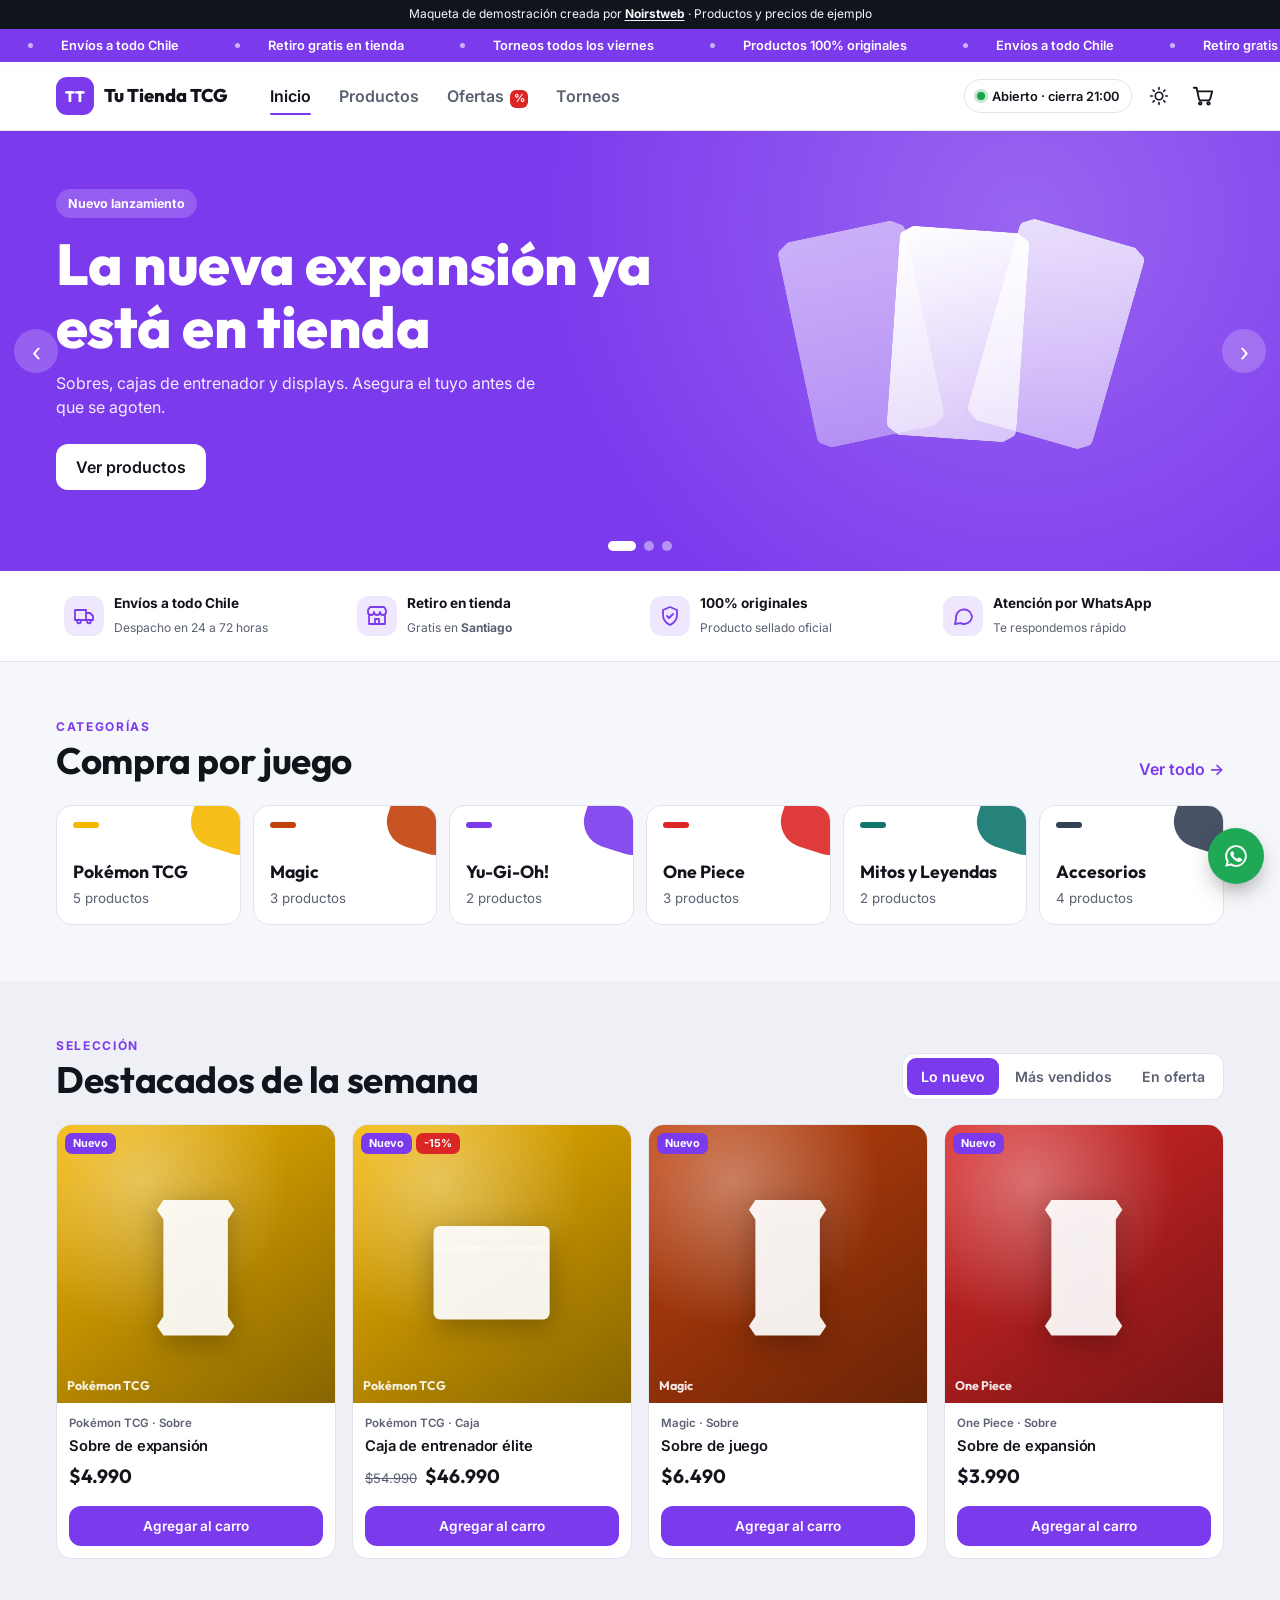
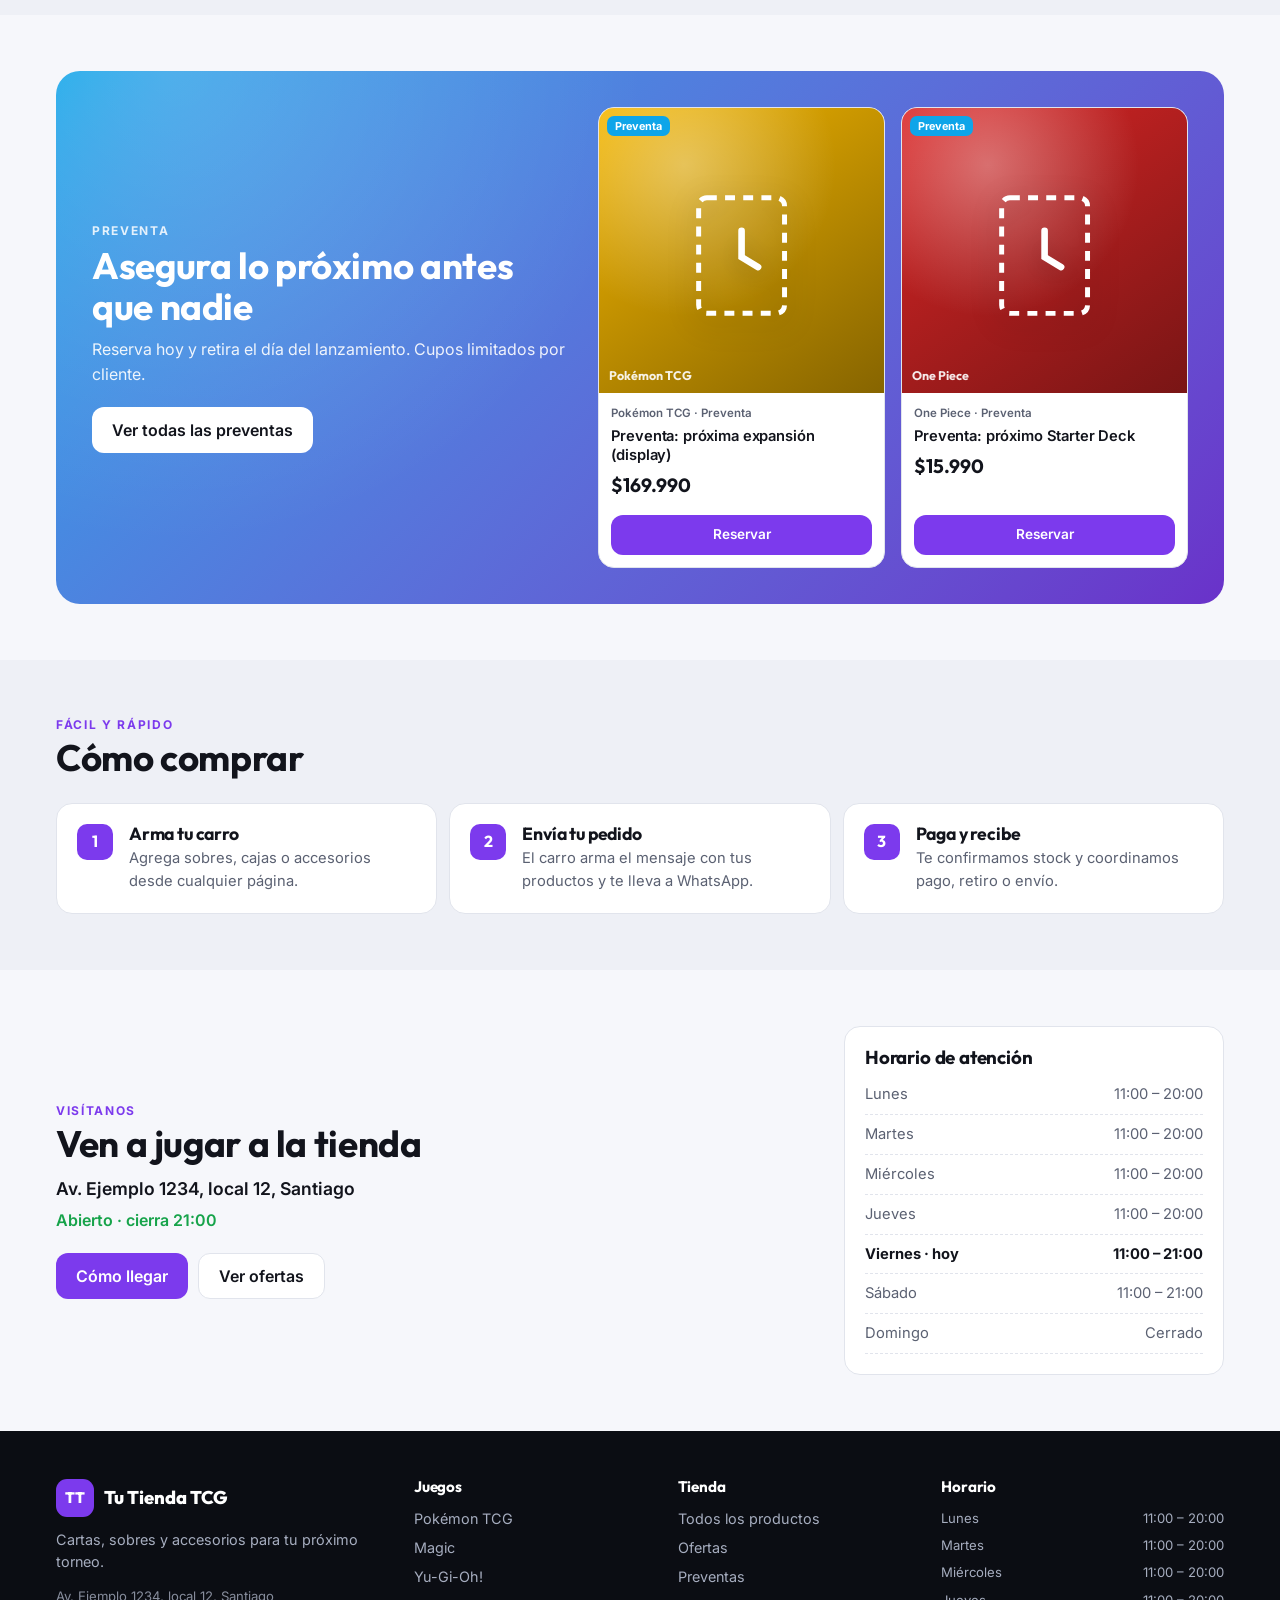
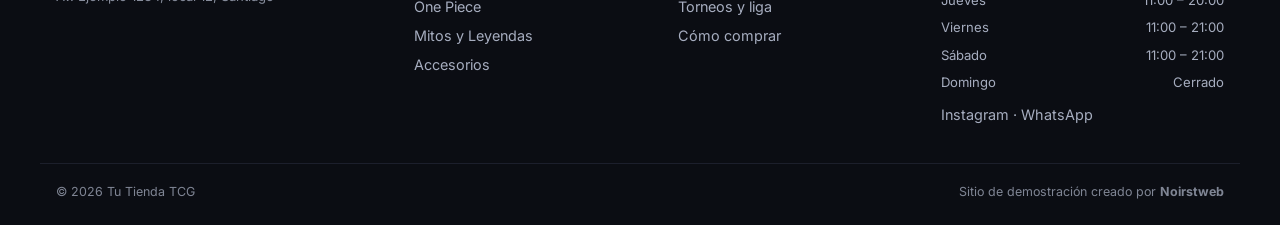
<file: index.html>
<!DOCTYPE html>
<html lang="es-CL">
<head>
  <meta charset="UTF-8">
  <meta name="viewport" content="width=device-width, initial-scale=1.0">
  <meta name="robots" content="noindex, nofollow">
  <title>Tu Tienda TCG · Cartas, sobres y accesorios</title>
  <meta name="description" content="Tienda de cartas coleccionables: Pokémon, Magic, Yu-Gi-Oh!, One Piece y Mitos y Leyendas. Ofertas, preventas y retiro en tienda.">
  <meta property="og:type" content="website">
  <meta property="og:title" content="Tienda TCG · Demo Noirstweb">
  <meta property="og:description" content="Maqueta de tienda online para cartas coleccionables: carro, ofertas, preventas y pedidos por WhatsApp.">
  <meta property="og:image" content="https://noirstweb.github.io/Tienda-TCG-Demo/og-image.png">
  <meta property="og:url" content="https://noirstweb.github.io/Tienda-TCG-Demo/">
  <meta name="twitter:card" content="summary_large_image">
  <link rel="icon" href="favicon.svg" type="image/svg+xml">
  <script>
    // Tema guardado (o el del sistema) antes de pintar, para evitar parpadeo
    (function () {
      var t = null;
      try { t = localStorage.getItem("tcg_tema"); } catch (e) {}
      if (!t) t = matchMedia("(prefers-color-scheme: dark)").matches ? "dark" : "light";
      document.documentElement.dataset.theme = t;
    })();
  </script>
  <link rel="preconnect" href="https://fonts.googleapis.com">
  <link rel="preconnect" href="https://fonts.gstatic.com" crossorigin>
  <link href="https://fonts.googleapis.com/css2?family=Outfit:wght@500;600;700;800&family=Inter:wght@400;500;600;700&display=swap" rel="stylesheet">
  <link rel="stylesheet" href="css/styles.css">
</head>
<body data-page="inicio">
  <div id="encabezado"></div>

  <main>
    <!-- Banner principal (se edita en js/config.js → BANNERS) -->
    <section class="promo" aria-roledescription="carrusel" aria-label="Promociones">
      <div class="promo__track" id="promoTrack"></div>
      <button class="promo__arrow promo__arrow--prev" id="promoPrev" aria-label="Anterior">‹</button>
      <button class="promo__arrow promo__arrow--next" id="promoNext" aria-label="Siguiente">›</button>
      <div class="promo__dots" id="promoDots"></div>
    </section>

    <!-- Beneficios -->
    <section class="perks">
      <div class="container perks__grid">
        <div class="perk"><span class="perk__ic"><svg viewBox="0 0 24 24" width="24" height="24" fill="none" stroke="currentColor" stroke-width="1.8" stroke-linecap="round" stroke-linejoin="round" aria-hidden="true"><path d="M3 6h11v10H3zM14 9h4l3 3v4h-7"/><circle cx="7" cy="17.5" r="1.8"/><circle cx="17" cy="17.5" r="1.8"/></svg></span><div><strong>Envíos a todo Chile</strong><small>Despacho en 24 a 72 horas</small></div></div>
        <div class="perk"><span class="perk__ic"><svg viewBox="0 0 24 24" width="24" height="24" fill="none" stroke="currentColor" stroke-width="1.8" stroke-linecap="round" stroke-linejoin="round" aria-hidden="true"><path d="M4 10v10h16V10M3 6l2-3h14l2 3v2a3 3 0 0 1-6 0 3 3 0 0 1-6 0 3 3 0 0 1-6 0z"/><path d="M10 20v-5h4v5"/></svg></span><div><strong>Retiro en tienda</strong><small>Gratis en <b id="heroCiudad"></b></small></div></div>
        <div class="perk"><span class="perk__ic"><svg viewBox="0 0 24 24" width="24" height="24" fill="none" stroke="currentColor" stroke-width="1.8" stroke-linecap="round" stroke-linejoin="round" aria-hidden="true"><path d="M12 3l7 3v5c0 4.5-3 8-7 10-4-2-7-5.5-7-10V6z"/><path d="M9 12l2 2 4-4"/></svg></span><div><strong>100% originales</strong><small>Producto sellado oficial</small></div></div>
        <div class="perk"><span class="perk__ic"><svg viewBox="0 0 24 24" width="24" height="24" fill="none" stroke="currentColor" stroke-width="1.8" stroke-linecap="round" stroke-linejoin="round" aria-hidden="true"><path d="M21 12a8 8 0 0 1-11.6 7.1L4 20l1-4.6A8 8 0 1 1 21 12z"/></svg></span><div><strong>Atención por WhatsApp</strong><small>Te respondemos rápido</small></div></div>
      </div>
    </section>

    <!-- Categorías -->
    <section class="section">
      <div class="container">
        <div class="section__head"><div><p class="eyebrow">Categorías</p><h2>Compra por juego</h2></div><a class="link" href="productos.html">Ver todo →</a></div>
        <div class="cats" id="cats"></div>
      </div>
    </section>

    <!-- Destacados -->
    <section class="section section--soft">
      <div class="container">
        <div class="section__head">
          <div><p class="eyebrow">Selección</p><h2>Destacados de la semana</h2></div>
          <div class="tabs" id="featTabs" role="tablist">
            <button role="tab" data-tab="nuevo">Lo nuevo</button>
            <button role="tab" data-tab="destacado">Más vendidos</button>
            <button role="tab" data-tab="oferta">En oferta</button>
          </div>
        </div>
        <div class="grid" id="featGrid"></div>
      </div>
    </section>

    <!-- Preventas -->
    <section class="section">
      <div class="container">
        <div class="pre">
          <div class="pre__copy">
            <p class="eyebrow eyebrow--light">Preventa</p>
            <h2>Asegura lo próximo antes que nadie</h2>
            <p>Reserva hoy y retira el día del lanzamiento. Cupos limitados por cliente.</p>
            <a class="btn btn--light" href="productos.html?tipo=Preventa">Ver todas las preventas</a>
          </div>
          <div class="grid grid--2" id="preGrid"></div>
        </div>
      </div>
    </section>

    <!-- Cómo comprar -->
    <section class="section section--soft" id="como-comprar">
      <div class="container">
        <div class="section__head"><div><p class="eyebrow">Fácil y rápido</p><h2>Cómo comprar</h2></div></div>
        <div class="steps">
          <div class="step"><b>1</b><h3>Arma tu carro</h3><p>Agrega sobres, cajas o accesorios desde cualquier página.</p></div>
          <div class="step"><b>2</b><h3>Envía tu pedido</h3><p>El carro arma el mensaje con tus productos y te lleva a WhatsApp.</p></div>
          <div class="step"><b>3</b><h3>Paga y recibe</h3><p>Te confirmamos stock y coordinamos pago, retiro o envío.</p></div>
        </div>
      </div>
    </section>

    <!-- Visítanos -->
    <section class="section" id="visitanos">
      <div class="container visit">
        <div>
          <p class="eyebrow">Visítanos</p>
          <h2>Ven a jugar a la tienda</h2>
          <p class="visit__addr" id="direccion"></p>
          <p class="visit__state" id="estadoGrande"></p>
          <div class="visit__cta">
            <a class="btn btn--brand" id="mapaLink" target="_blank" rel="noopener">Cómo llegar</a>
            <a class="btn btn--ghost" href="ofertas.html">Ver ofertas</a>
          </div>
        </div>
        <div class="hours-card"><h3>Horario de atención</h3><ul id="horario"></ul></div>
      </div>
    </section>
  </main>

  <div id="pie"></div>
  <script src="js/config.js"></script>
  <script src="js/app.js"></script>
</body>
</html>
</file>
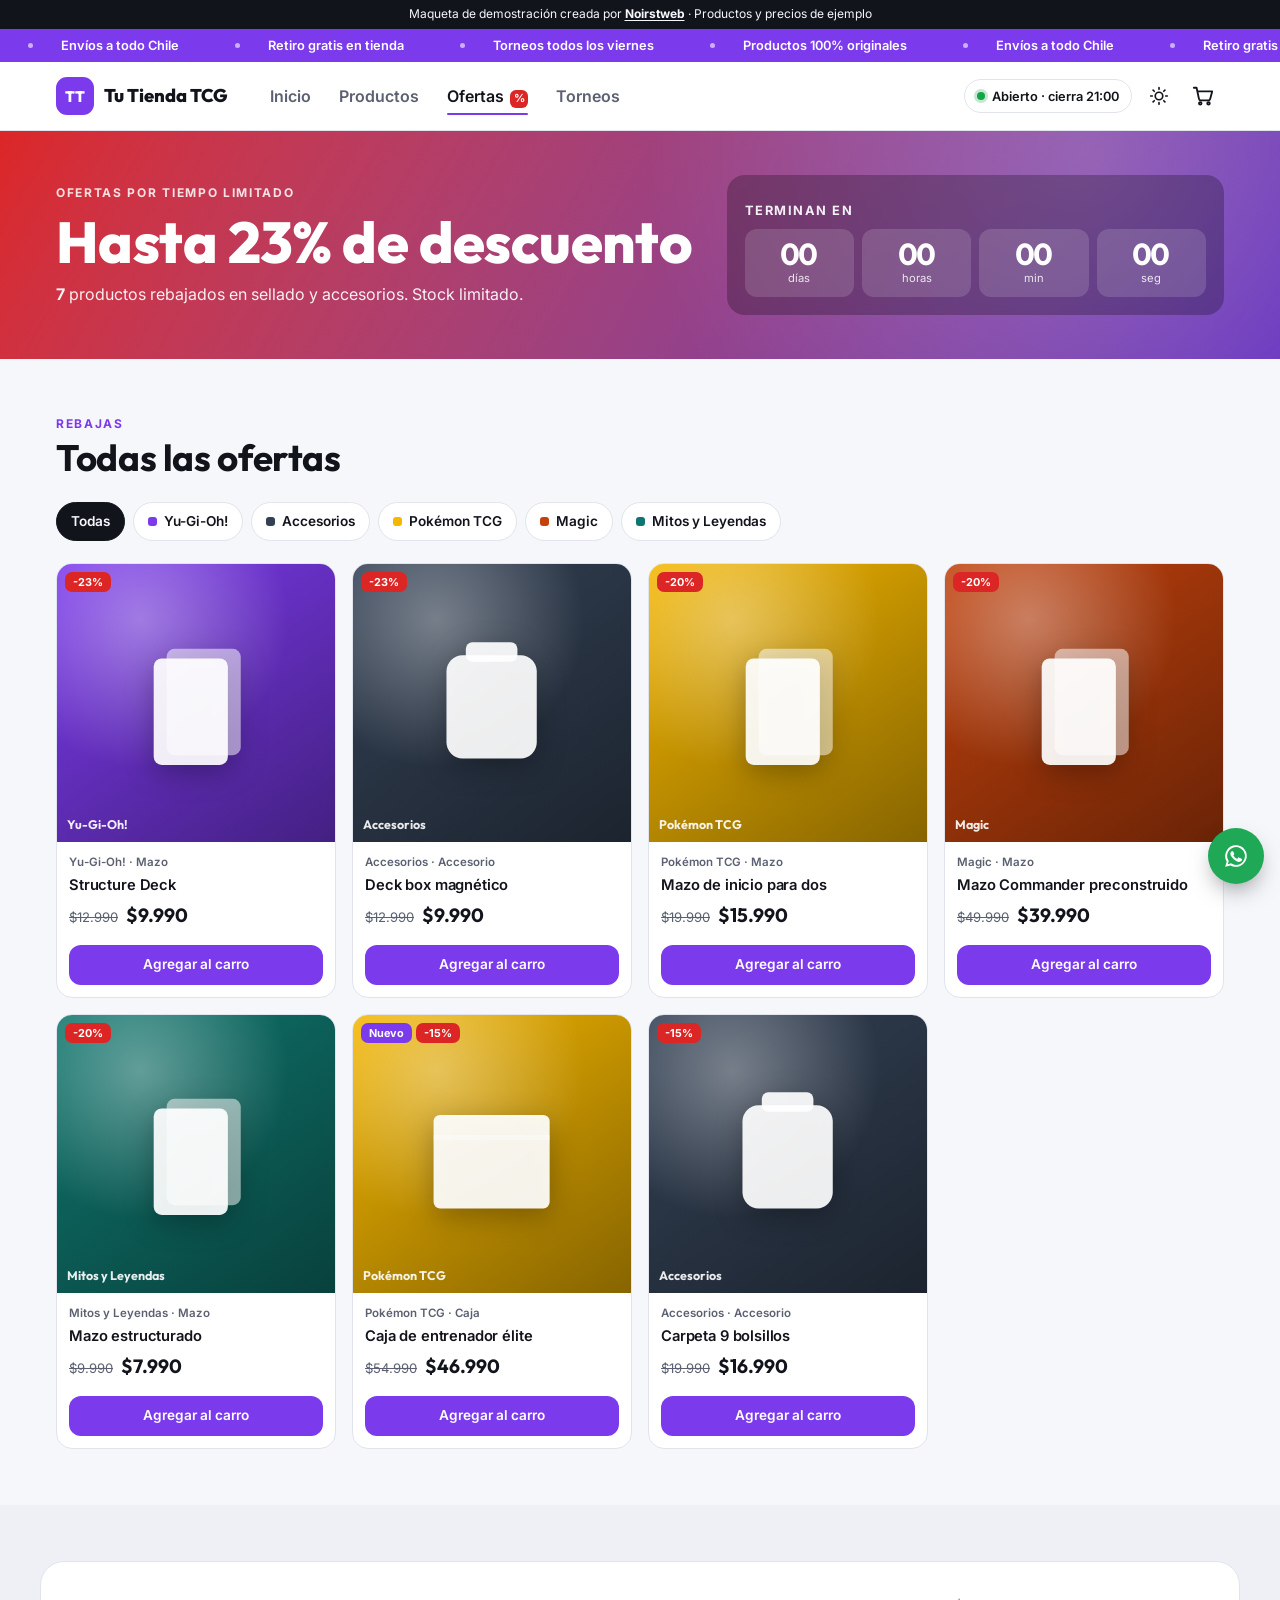
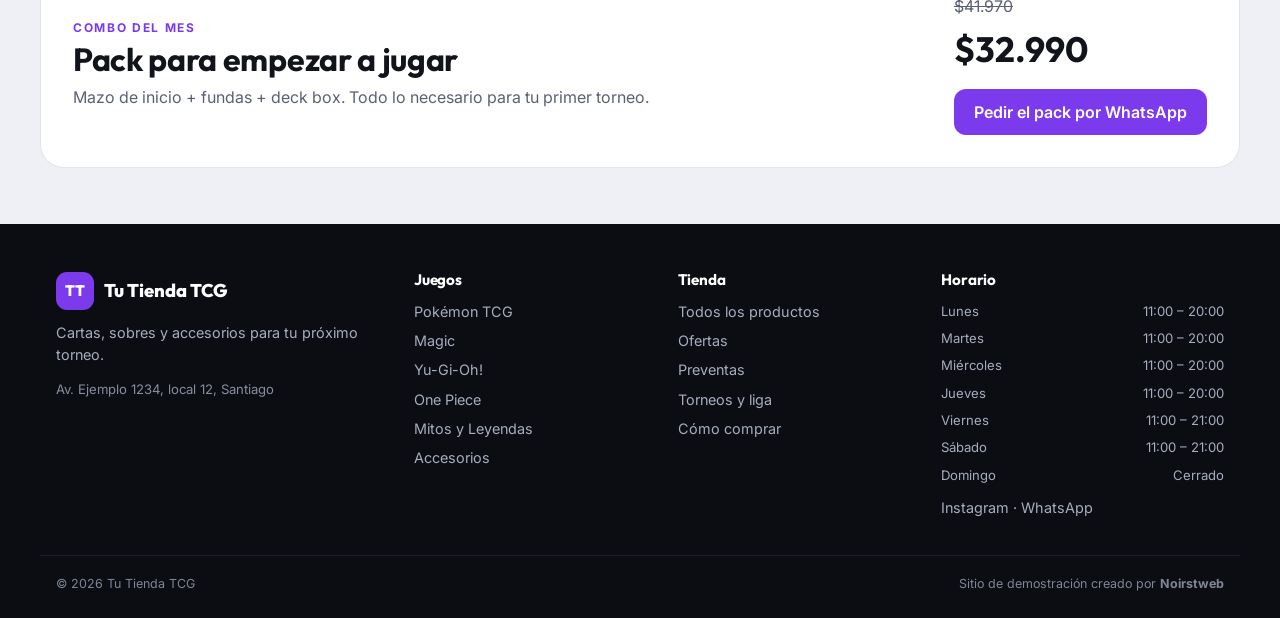
<file: ofertas.html>
<!DOCTYPE html>
<html lang="es-CL">
<head>
  <meta charset="UTF-8">
  <meta name="viewport" content="width=device-width, initial-scale=1.0">
  <meta name="robots" content="noindex, nofollow">
  <title>Ofertas · Tu Tienda TCG</title>
  <meta name="description" content="Ofertas en sobres, mazos, cajas y accesorios de cartas coleccionables por tiempo limitado.">
  <meta property="og:type" content="website">
  <meta property="og:title" content="Tienda TCG · Demo Noirstweb">
  <meta property="og:description" content="Maqueta de tienda online para cartas coleccionables: carro, ofertas, preventas y pedidos por WhatsApp.">
  <meta property="og:image" content="https://noirstweb.github.io/Tienda-TCG-Demo/og-image.png">
  <meta property="og:url" content="https://noirstweb.github.io/Tienda-TCG-Demo/">
  <meta name="twitter:card" content="summary_large_image">
  <link rel="icon" href="favicon.svg" type="image/svg+xml">
  <script>
    // Tema guardado (o el del sistema) antes de pintar, para evitar parpadeo
    (function () {
      var t = null;
      try { t = localStorage.getItem("tcg_tema"); } catch (e) {}
      if (!t) t = matchMedia("(prefers-color-scheme: dark)").matches ? "dark" : "light";
      document.documentElement.dataset.theme = t;
    })();
  </script>
  <link rel="preconnect" href="https://fonts.googleapis.com">
  <link rel="preconnect" href="https://fonts.gstatic.com" crossorigin>
  <link href="https://fonts.googleapis.com/css2?family=Outfit:wght@500;600;700;800&family=Inter:wght@400;500;600;700&display=swap" rel="stylesheet">
  <link rel="stylesheet" href="css/styles.css">
</head>
<body data-page="ofertas">
  <div id="encabezado"></div>

  <main>
    <section class="of-hero">
      <div class="container of-hero__inner">
        <div>
          <p class="eyebrow eyebrow--light">Ofertas por tiempo limitado</p>
          <h1>Hasta <span id="ofMax"></span> de descuento</h1>
          <p><b id="ofCount"></b> productos rebajados en sellado y accesorios. Stock limitado.</p>
        </div>
        <div class="countdown" aria-label="Tiempo restante de las ofertas"><p>Terminan en</p><div class="cd" id="cd"></div></div>
      </div>
    </section>

    <section class="section">
      <div class="container">
        <div class="section__head"><div><p class="eyebrow">Rebajas</p><h2>Todas las ofertas</h2></div></div>
        <div class="chips" id="ofTabs" role="group" aria-label="Filtrar ofertas por juego"></div>
        <div class="grid" id="ofGrid"></div>
      </div>
    </section>

    <section class="section section--soft">
      <div class="container bundle">
        <div>
          <p class="eyebrow">Combo del mes</p>
          <h2>Pack para empezar a jugar</h2>
          <p>Mazo de inicio + fundas + deck box. Todo lo necesario para tu primer torneo.</p>
        </div>
        <div class="bundle__price"><s>$41.970</s><strong>$32.990</strong><a class="btn btn--brand" id="packBtn" target="_blank" rel="noopener">Pedir el pack por WhatsApp</a></div>
      </div>
    </section>
  </main>

  <div id="pie"></div>
  <script src="js/config.js"></script>
  <script src="js/app.js"></script>
</body>
</html>
</file>
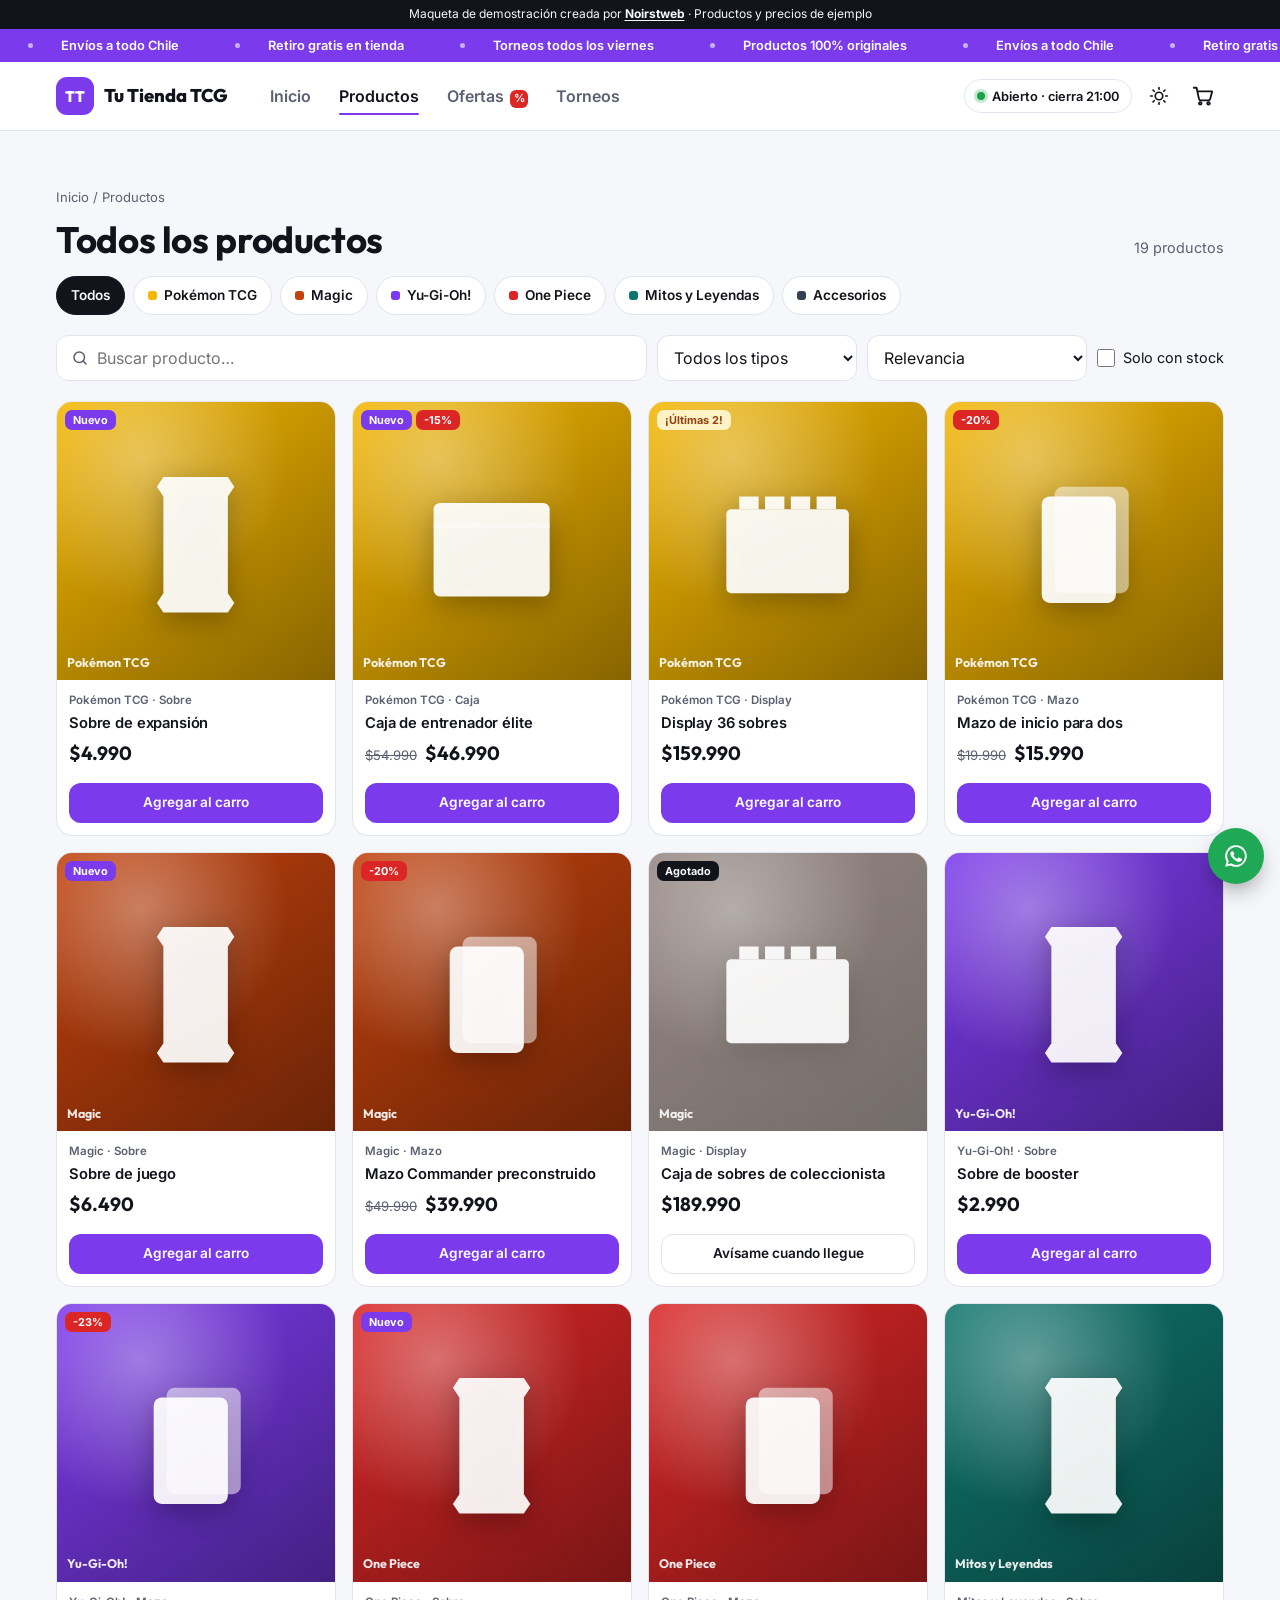
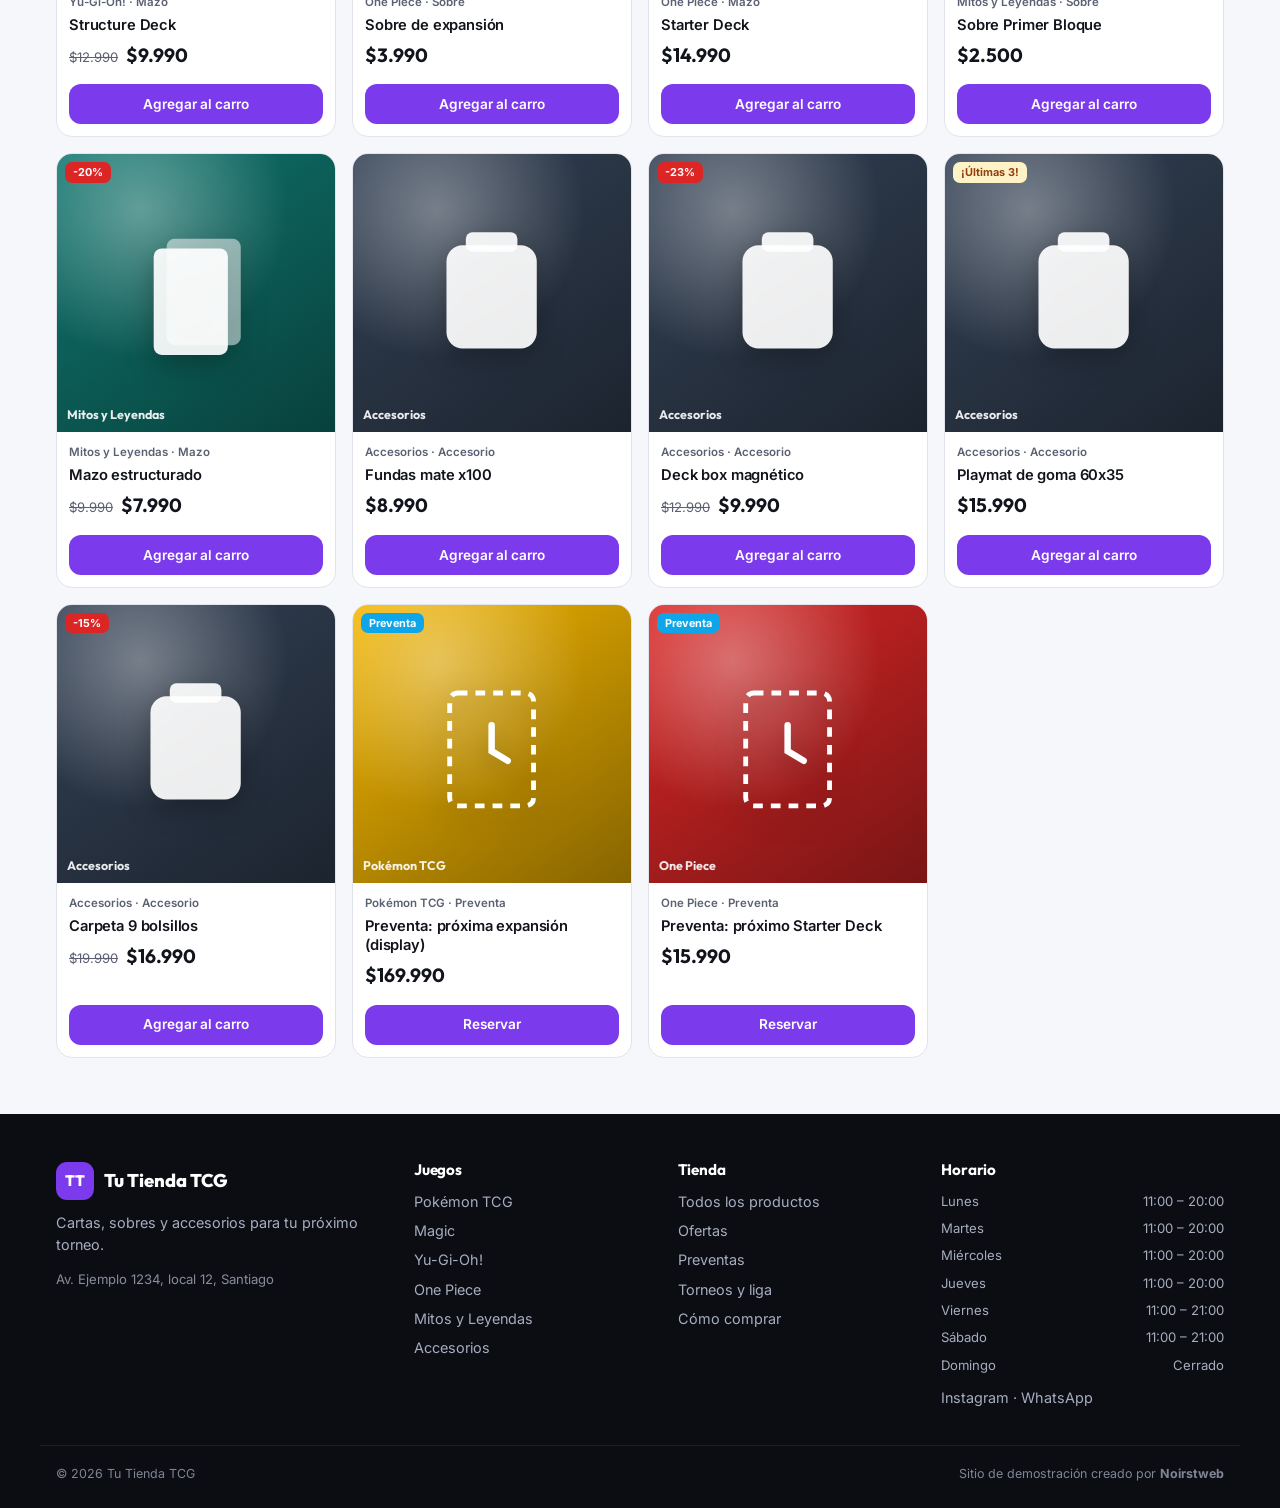
<file: productos.html>
<!DOCTYPE html>
<html lang="es-CL">
<head>
  <meta charset="UTF-8">
  <meta name="viewport" content="width=device-width, initial-scale=1.0">
  <meta name="robots" content="noindex, nofollow">
  <title>Productos · Tu Tienda TCG</title>
  <meta name="description" content="Catálogo de cartas coleccionables con filtros por juego, tipo y precio.">
  <meta property="og:type" content="website">
  <meta property="og:title" content="Tienda TCG · Demo Noirstweb">
  <meta property="og:description" content="Maqueta de tienda online para cartas coleccionables: carro, ofertas, preventas y pedidos por WhatsApp.">
  <meta property="og:image" content="https://noirstweb.github.io/Tienda-TCG-Demo/og-image.png">
  <meta property="og:url" content="https://noirstweb.github.io/Tienda-TCG-Demo/">
  <meta name="twitter:card" content="summary_large_image">
  <link rel="icon" href="favicon.svg" type="image/svg+xml">
  <script>
    // Tema guardado (o el del sistema) antes de pintar, para evitar parpadeo
    (function () {
      var t = null;
      try { t = localStorage.getItem("tcg_tema"); } catch (e) {}
      if (!t) t = matchMedia("(prefers-color-scheme: dark)").matches ? "dark" : "light";
      document.documentElement.dataset.theme = t;
    })();
  </script>
  <link rel="preconnect" href="https://fonts.googleapis.com">
  <link rel="preconnect" href="https://fonts.gstatic.com" crossorigin>
  <link href="https://fonts.googleapis.com/css2?family=Outfit:wght@500;600;700;800&family=Inter:wght@400;500;600;700&display=swap" rel="stylesheet">
  <link rel="stylesheet" href="css/styles.css">
</head>
<body data-page="productos">
  <div id="encabezado"></div>

  <main class="section">
    <div class="container">
      <nav class="crumbs" aria-label="Ruta"><a href="index.html">Inicio</a> / <span>Productos</span></nav>
      <div class="section__head section__head--tight"><h1 id="tituloLista">Todos los productos</h1><span class="muted" id="count"></span></div>

      <div class="filters">
        <div class="chips" id="fJuegos" role="group" aria-label="Filtrar por juego"></div>
        <div class="filters__row">
          <label class="search"><svg viewBox="0 0 24 24" width="18" height="18" fill="none" stroke="currentColor" stroke-width="2" stroke-linecap="round" aria-hidden="true"><circle cx="11" cy="11" r="7"/><path d="M20 20l-3.5-3.5"/></svg><input type="search" id="fTexto" placeholder="Buscar producto…" aria-label="Buscar producto"></label>
          <select id="fTipo" aria-label="Tipo de producto"></select>
          <select id="fOrden" aria-label="Ordenar">
            <option value="relevancia">Relevancia</option>
            <option value="nuevo">Lo más nuevo</option>
            <option value="menor">Precio: menor a mayor</option>
            <option value="mayor">Precio: mayor a menor</option>
            <option value="descuento">Mayor descuento</option>
          </select>
          <label class="check"><input type="checkbox" id="fStock"> Solo con stock</label>
        </div>
      </div>

      <div class="grid" id="grid"></div>
      <div class="empty" id="vacio" hidden><p>No encontramos productos con esos filtros.</p><button class="btn btn--ghost" id="limpiar">Limpiar filtros</button></div>
    </div>
  </main>

  <div id="pie"></div>
  <script src="js/config.js"></script>
  <script src="js/app.js"></script>
</body>
</html>
</file>
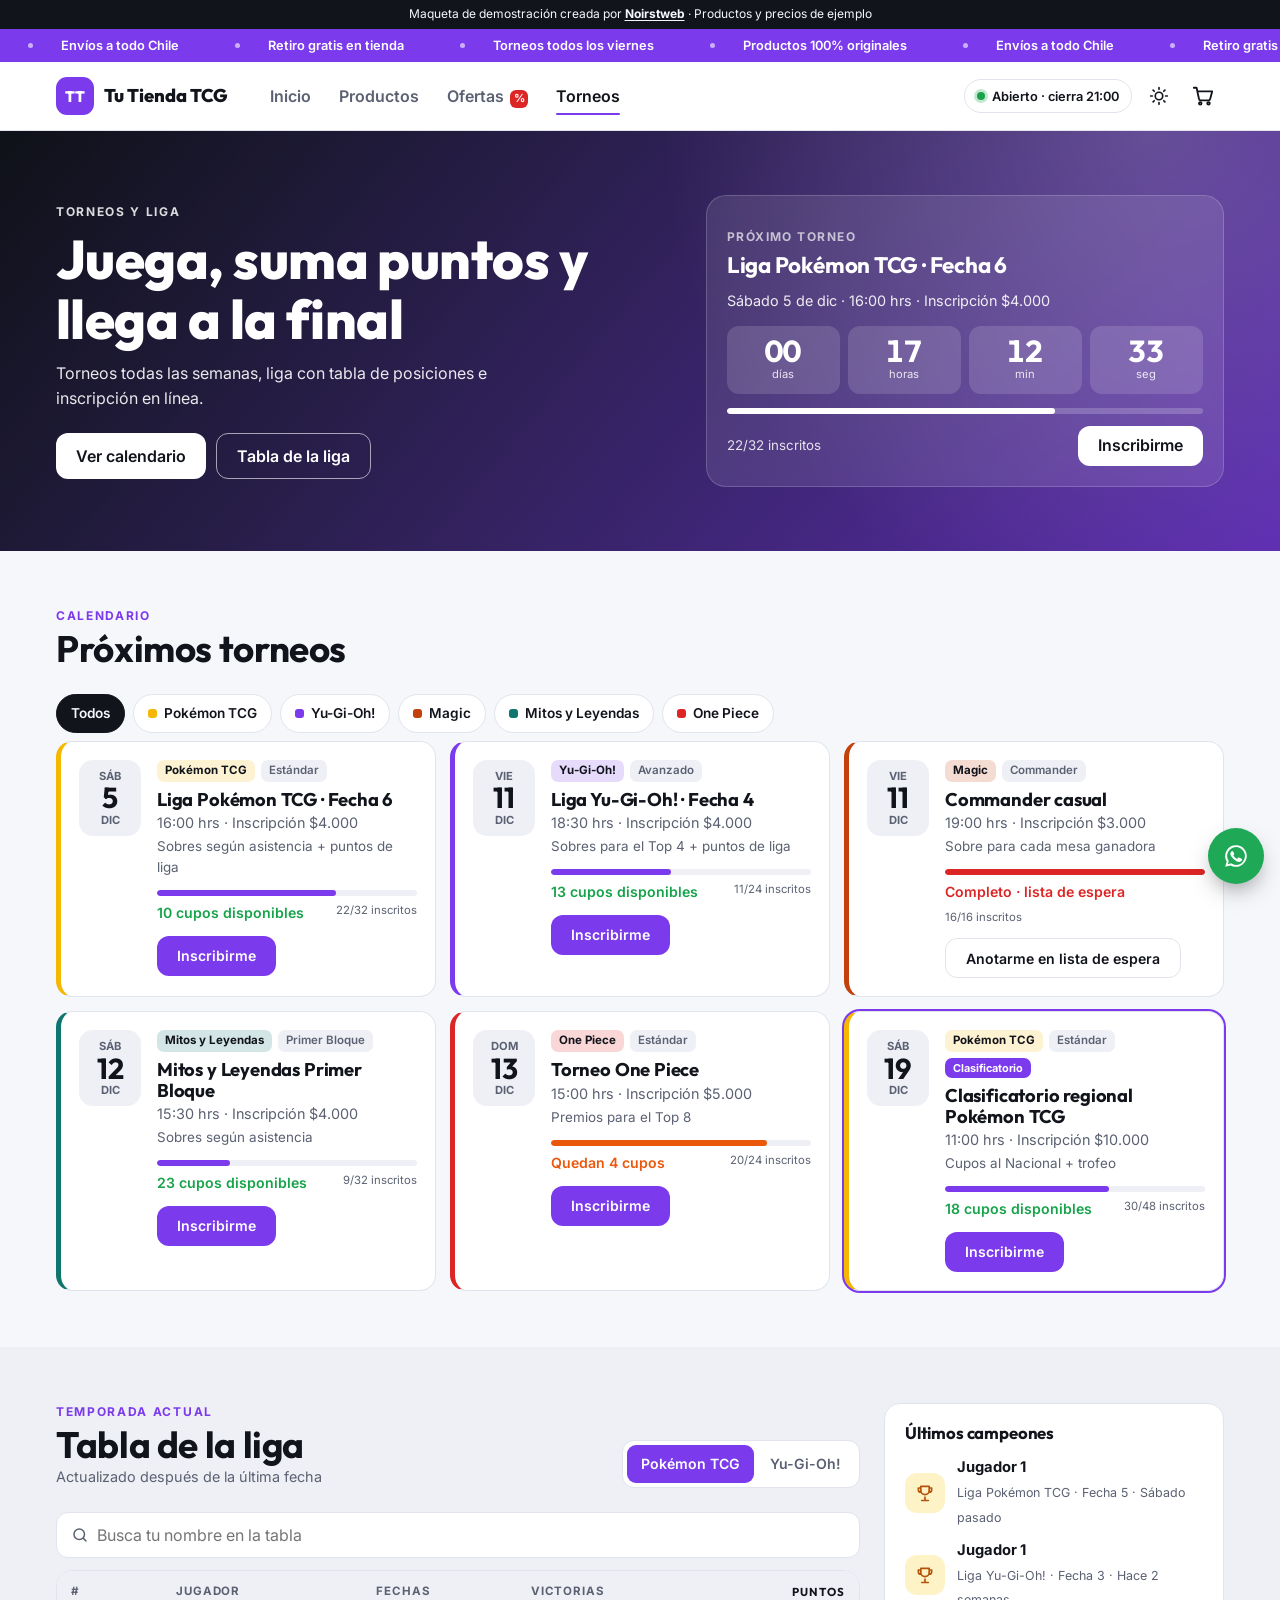
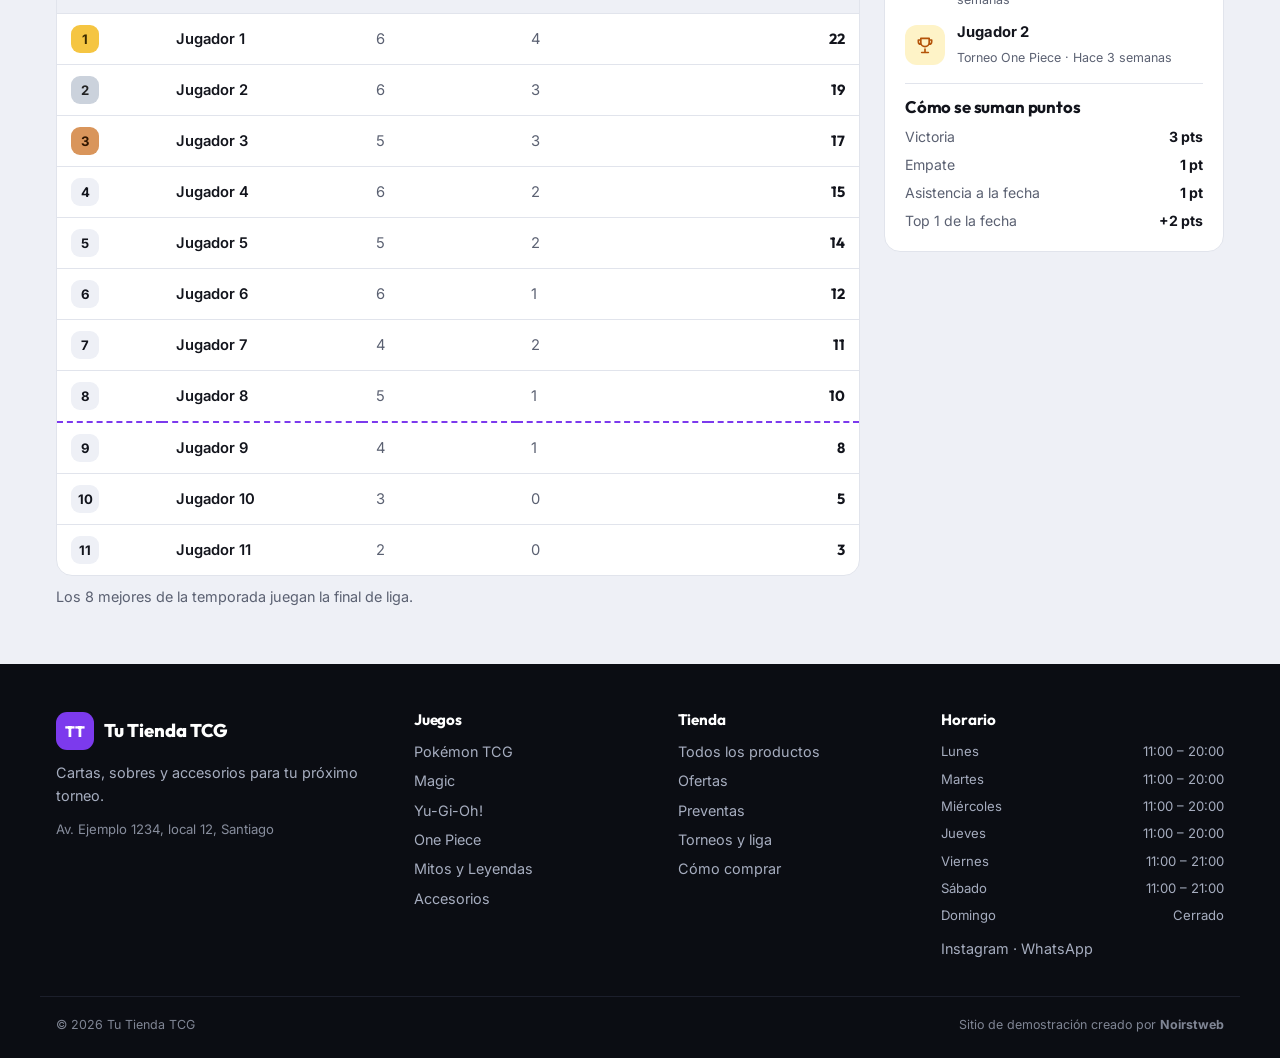
<file: torneos.html>
<!DOCTYPE html>
<html lang="es-CL">
<head>
  <meta charset="UTF-8">
  <meta name="viewport" content="width=device-width, initial-scale=1.0">
  <meta name="robots" content="noindex, nofollow">
  <title>Torneos · Tu Tienda TCG</title>
  <meta name="description" content="Calendario de torneos, inscripción en línea y tabla de posiciones de la liga de la tienda.">
  <meta property="og:type" content="website">
  <meta property="og:title" content="Tienda TCG · Demo Noirstweb">
  <meta property="og:description" content="Maqueta de tienda online para cartas coleccionables: carro, ofertas, preventas y pedidos por WhatsApp.">
  <meta property="og:image" content="https://noirstweb.github.io/Tienda-TCG-Demo/og-image.png">
  <meta property="og:url" content="https://noirstweb.github.io/Tienda-TCG-Demo/">
  <meta name="twitter:card" content="summary_large_image">
  <link rel="icon" href="favicon.svg" type="image/svg+xml">
  <script>
    // Tema guardado (o el del sistema) antes de pintar, para evitar parpadeo
    (function () {
      var t = null;
      try { t = localStorage.getItem("tcg_tema"); } catch (e) {}
      if (!t) t = matchMedia("(prefers-color-scheme: dark)").matches ? "dark" : "light";
      document.documentElement.dataset.theme = t;
    })();
  </script>
  <link rel="preconnect" href="https://fonts.googleapis.com">
  <link rel="preconnect" href="https://fonts.gstatic.com" crossorigin>
  <link href="https://fonts.googleapis.com/css2?family=Outfit:wght@500;600;700;800&family=Inter:wght@400;500;600;700&display=swap" rel="stylesheet">
  <link rel="stylesheet" href="css/styles.css">
</head>
<body data-page="torneos">
  <div id="encabezado"></div>

  <main>
    <!-- Próximo torneo -->
    <section class="tor-hero">
      <div class="container tor-hero__inner">
        <div>
          <p class="eyebrow eyebrow--light">Torneos y liga</p>
          <h1>Juega, suma puntos y llega a la final</h1>
          <p>Torneos todas las semanas, liga con tabla de posiciones e inscripción en línea.</p>
          <div class="tor-hero__cta"><a class="btn btn--light" href="#calendario">Ver calendario</a><a class="btn btn--outline-light" href="#liga">Tabla de la liga</a></div>
        </div>
        <div class="next">
          <p class="next__label">Próximo torneo</p>
          <h2 id="proxNombre"></h2>
          <p class="next__meta" id="proxMeta"></p>
          <div class="cd" id="proxCd" aria-label="Tiempo para el próximo torneo"></div>
          <div class="bar"><i id="proxBar"></i></div>
          <div class="next__foot"><small id="proxCupos"></small><button class="btn btn--light" id="proxBtn">Inscribirme</button></div>
        </div>
      </div>
    </section>

    <!-- Calendario -->
    <section class="section" id="calendario">
      <div class="container">
        <div class="section__head"><div><p class="eyebrow">Calendario</p><h2>Próximos torneos</h2></div></div>
        <div class="chips" id="tJuegos" role="group" aria-label="Filtrar torneos por juego"></div>
        <div class="tor-list" id="tLista"></div>
      </div>
    </section>

    <!-- Liga -->
    <section class="section section--soft" id="liga">
      <div class="container liga">
        <div class="liga__main">
          <div class="section__head">
            <div><p class="eyebrow">Temporada actual</p><h2>Tabla de la liga</h2><p class="muted" id="ligaAct"></p></div>
            <div class="tabs" id="ligaTabs" role="tablist" aria-label="Liga"></div>
          </div>
          <label class="search liga__search"><svg viewBox="0 0 24 24" width="18" height="18" fill="none" stroke="currentColor" stroke-width="2" stroke-linecap="round" aria-hidden="true"><circle cx="11" cy="11" r="7"/><path d="M20 20l-3.5-3.5"/></svg><input type="search" id="ligaBuscar" placeholder="Busca tu nombre en la tabla" aria-label="Buscar jugador" autocomplete="off"></label>
          <p class="liga__msg" id="ligaMsg" role="status"></p>
          <div class="table-wrap">
            <table class="liga__table">
              <thead><tr><th>#</th><th>Jugador</th><th class="hide-sm">Fechas</th><th class="hide-sm">Victorias</th><th class="liga__pts">Puntos</th></tr></thead>
              <tbody id="ligaBody"></tbody>
            </table>
          </div>
          <p class="muted liga__corte" id="ligaCorte"></p>
        </div>
        <aside class="champs">
          <h3>Últimos campeones</h3>
          <ul id="campeones"></ul>
          <div class="champs__rules">
            <h3>Cómo se suman puntos</h3>
            <ul>
              <li><span>Victoria</span><b>3 pts</b></li>
              <li><span>Empate</span><b>1 pt</b></li>
              <li><span>Asistencia a la fecha</span><b>1 pt</b></li>
              <li><span>Top 1 de la fecha</span><b>+2 pts</b></li>
            </ul>
          </div>
        </aside>
      </div>
    </section>
  </main>

  <!-- Inscripción -->
  <div class="modal" id="insModal" aria-hidden="true">
    <div class="modal__box modal__box--form" role="dialog" aria-modal="true" aria-labelledby="insTitulo">
      <button class="icon-btn modal__close" data-cerrar-ins aria-label="Cerrar"><svg viewBox="0 0 24 24" width="20" height="20" fill="none" stroke="currentColor" stroke-width="2" stroke-linecap="round" aria-hidden="true"><path d="M6 6l12 12M18 6L6 18"/></svg></button>
      <form class="ins" id="insForm" novalidate>
        <p class="eyebrow">Inscripción</p>
        <h2 id="insTitulo"></h2>
        <p class="muted" id="insMeta"></p>
        <p class="ins__wait" id="insEspera" hidden>Este torneo está completo. Te anotamos en la lista de espera y te avisamos si se libera un cupo.</p>
        <label>Nombre y apellido<input id="insNombre" autocomplete="name" required></label>
        <label>ID de jugador <small>(opcional)</small><input id="insId" autocomplete="off"></label>
        <label>Mazo que vas a jugar <small>(opcional)</small><input id="insMazo" autocomplete="off"></label>
        <p class="ins__error" id="insError" role="alert"></p>
        <button class="btn btn--wa btn--block" type="submit">Enviar inscripción por WhatsApp</button>
        <p class="cart__note">El pago de la inscripción se coordina por WhatsApp o en la tienda.</p>
      </form>
    </div>
  </div>

  <div id="pie"></div>
  <script src="js/config.js"></script>
  <script src="js/app.js"></script>
</body>
</html>
</file>
<file: css/styles.css>
/* =========================================================
   Maqueta genérica tienda TCG · Noirstweb
   Colores: --brand se toma de js/config.js (TIENDA.color)
   ========================================================= */
:root {
  --brand: #7C3AED;
  --brand-ink: #fff;
  --bg: #F6F7FB;
  --surface: #FFFFFF;
  --surface-2: #EEF0F6;
  --ink: #12141C;
  --ink-2: #5B6172;
  --line: #E1E4EC;
  --ok: #16A34A;
  --warn: #EA580C;
  --danger: #DC2626;
  --wa: #1FA855;
  --shadow: 0 10px 30px -14px rgba(18, 20, 28, .25);
  --radius: 16px;
  --display: "Outfit", system-ui, sans-serif;
  --sans: "Inter", system-ui, sans-serif;
}
:root[data-theme="dark"] {
  --bg: #0D0F15;
  --surface: #161922;
  --surface-2: #1E2230;
  --ink: #EEF0F6;
  --ink-2: #9AA1B4;
  --line: #2A2F3E;
  --shadow: 0 10px 30px -14px rgba(0, 0, 0, .7);
}

* { box-sizing: border-box; margin: 0; padding: 0; }
html { scroll-behavior: smooth; scroll-padding-top: 90px; }
body { font-family: var(--sans); background: var(--bg); color: var(--ink); line-height: 1.55; -webkit-font-smoothing: antialiased; overflow-x: hidden; transition: background .25s, color .25s; }
body.no-scroll { overflow: hidden; }
a { color: inherit; }
button, select, input { font: inherit; color: inherit; }
button { background: none; border: 0; cursor: pointer; }
h1, h2, h3 { font-family: var(--display); line-height: 1.1; letter-spacing: -.01em; }
:focus-visible { outline: 3px solid var(--brand); outline-offset: 2px; }
.container { width: 100%; max-width: 1200px; margin: 0 auto; padding: 0 16px; }
.muted { color: var(--ink-2); font-size: .9rem; }
.eyebrow { font-size: .75rem; font-weight: 700; letter-spacing: .14em; text-transform: uppercase; color: var(--brand); }
.eyebrow--light { color: rgba(255, 255, 255, .85); }
.link { font-weight: 600; color: var(--brand); text-decoration: none; white-space: nowrap; }

/* ---------- Barra demo y avisos ---------- */
.demo-bar { background: var(--ink); color: var(--bg); font-size: .75rem; text-align: center; padding: 5px 16px; }
.nw-link { font-weight: 700; text-decoration: underline; text-underline-offset: 2px; }
.nw-link:hover { color: var(--brand); }
.announce { overflow: hidden; background: var(--brand); color: var(--brand-ink); font-size: .8rem; font-weight: 600; }
.announce__track { display: flex; width: max-content; animation: marquee 32s linear infinite; }
.announce span { padding: 7px 28px; white-space: nowrap; }
.announce span::before { content: ""; display: inline-block; width: 5px; height: 5px; margin: 0 28px 2px 0; border-radius: 50%; background: currentColor; opacity: .6; vertical-align: middle; }
@keyframes marquee { to { transform: translateX(-50%); } }

/* ---------- Botones ---------- */
.btn { display: inline-flex; align-items: center; justify-content: center; gap: 8px; height: 46px; padding: 0 20px; border-radius: 12px; font-weight: 600; text-decoration: none; white-space: nowrap; transition: transform .15s, filter .15s, background .15s; }
.btn:hover { filter: brightness(1.08); }
.btn:active { transform: scale(.98); }
.btn--brand { background: var(--brand); color: var(--brand-ink); }
.btn--light { background: #fff; color: #12141C; }
.btn--ghost { border: 1.5px solid var(--line); background: var(--surface); }
.btn--ghost:hover { border-color: var(--brand); filter: none; }
.btn--wa { background: var(--wa); color: #fff; }
.btn--block { width: 100%; }
.icon-btn { position: relative; display: grid; place-items: center; width: 42px; height: 42px; border-radius: 12px; color: var(--ink); transition: background .15s; }
.icon-btn:hover { background: var(--surface-2); }

/* ---------- Encabezado ---------- */
.header { position: sticky; top: 0; z-index: 40; background: color-mix(in srgb, var(--surface) 92%, transparent); backdrop-filter: blur(10px); border-bottom: 1px solid var(--line); }
.header__inner { display: flex; align-items: center; gap: 10px; height: 68px; }
.logo { display: flex; align-items: center; gap: 10px; text-decoration: none; min-width: 0; }
.logo__mark { flex: none; display: grid; place-items: center; width: 38px; height: 38px; border-radius: 11px; background: var(--brand); color: var(--brand-ink); font-family: var(--display); font-weight: 800; font-size: .95rem; }
.logo__text { font-family: var(--display); font-weight: 800; font-size: 1.15rem; white-space: nowrap; overflow: hidden; text-overflow: ellipsis; }
.nav { display: none; }
.nav a { position: relative; padding: 8px 12px; border-radius: 10px; font-weight: 600; color: var(--ink-2); text-decoration: none; }
.nav a:hover { color: var(--ink); background: var(--surface-2); }
.nav a[aria-current="page"] { color: var(--ink); }
.nav a[aria-current="page"]::after { content: ""; position: absolute; left: 12px; right: 12px; bottom: 2px; height: 2px; border-radius: 2px; background: var(--brand); }
.nav__tag { display: inline-grid; place-items: center; width: 18px; height: 18px; margin-left: 2px; border-radius: 6px; background: var(--danger); color: #fff; font-size: .7rem; }
.header__tools { display: flex; align-items: center; gap: 2px; margin-left: auto; }
.menu-btn { flex-direction: column; gap: 4px; display: flex; justify-content: center; align-items: center; }
.menu-btn span { width: 20px; height: 2px; border-radius: 2px; background: currentColor; }

/* Horario siempre visible */
.hours { display: inline-flex; align-items: center; gap: 7px; height: 34px; padding: 0 12px; margin-right: 4px; border-radius: 999px; border: 1px solid var(--line); background: var(--surface); font-size: .8rem; font-weight: 600; text-decoration: none; color: var(--ink-2); white-space: nowrap; }
.hours__dot { width: 8px; height: 8px; border-radius: 50%; background: var(--danger); }
.hours.is-open { color: var(--ink); }
.hours.is-open .hours__dot { background: var(--ok); box-shadow: 0 0 0 3px color-mix(in srgb, var(--ok) 25%, transparent); animation: pulse 2s infinite; }
@keyframes pulse { 50% { box-shadow: 0 0 0 6px color-mix(in srgb, var(--ok) 0%, transparent); } }
.hours__long { display: none; }

/* Tema */
.ic-luna { display: none; }
:root[data-theme="dark"] .ic-sol { display: none; }
:root[data-theme="dark"] .ic-luna { display: block; }

/* Carro */
.cart-btn__count { position: absolute; top: 2px; right: 0; min-width: 18px; height: 18px; padding: 0 5px; border-radius: 999px; background: var(--brand); color: var(--brand-ink); font-size: .68rem; line-height: 18px; text-align: center; }
.cart-btn__count[hidden] { display: none; }
.cart-btn__count.bump { animation: bump .4s; }
@keyframes bump { 40% { transform: scale(1.45); } }

/* ---------- Paneles laterales ---------- */
.drawer { position: fixed; inset: 0; z-index: 80; background: rgba(8, 10, 16, .5); opacity: 0; visibility: hidden; transition: opacity .25s, visibility .25s; }
.drawer.is-open { opacity: 1; visibility: visible; }
.drawer__panel { position: absolute; top: 0; bottom: 0; width: min(380px, 88vw); display: flex; flex-direction: column; background: var(--surface); box-shadow: var(--shadow); transition: transform .3s cubic-bezier(.3, .8, .3, 1); }
.drawer--left .drawer__panel { left: 0; transform: translateX(-100%); }
.drawer--right .drawer__panel { right: 0; transform: translateX(100%); width: min(420px, 92vw); }
.drawer.is-open .drawer__panel { transform: none; }
.drawer__head { display: flex; align-items: center; justify-content: space-between; padding: 14px 16px; border-bottom: 1px solid var(--line); font-family: var(--display); font-size: 1.15rem; }
.drawer__nav { display: grid; padding: 8px; }
.drawer__nav a { padding: 13px 12px; border-radius: 10px; font-weight: 600; text-decoration: none; }
.drawer__nav a:hover, .drawer__nav a[aria-current="page"] { background: var(--surface-2); }
.drawer__cats { display: grid; gap: 2px; padding: 12px 8px; border-top: 1px solid var(--line); }
.drawer__cats .eyebrow { padding: 0 12px 6px; }
.drawer__cats a { display: flex; align-items: center; gap: 10px; padding: 10px 12px; border-radius: 10px; text-decoration: none; color: var(--ink-2); }
.drawer__cats a:hover { background: var(--surface-2); color: var(--ink); }
.drawer__cats i { width: 10px; height: 10px; border-radius: 3px; }

.cart__ship { padding: 12px 16px; border-bottom: 1px solid var(--line); font-size: .88rem; }
.cart__ship:empty { display: none; }
.bar { height: 6px; margin-top: 8px; border-radius: 99px; background: var(--surface-2); overflow: hidden; }
.bar i { display: block; height: 100%; border-radius: inherit; background: var(--brand); transition: width .4s; }
.cart__items { flex: 1; overflow-y: auto; padding: 8px 16px; }
.cart__item { display: grid; grid-template-columns: 56px 1fr auto; gap: 12px; padding: 12px 0; border-bottom: 1px solid var(--line); }
.cart__thumb .art { border-radius: 10px; }
.cart__info strong { display: block; font-size: .9rem; line-height: 1.25; }
.cart__info small { color: var(--ink-2); font-size: .78rem; }
.qty { display: inline-flex; align-items: center; margin-top: 6px; border: 1px solid var(--line); border-radius: 9px; }
.qty button { width: 30px; height: 28px; font-weight: 700; }
.qty button:disabled { opacity: .35; cursor: not-allowed; }
.qty span { min-width: 24px; text-align: center; font-size: .88rem; font-weight: 600; }
.cart__price { display: flex; flex-direction: column; align-items: flex-end; gap: 6px; font-weight: 700; font-size: .92rem; }
.cart__price button { font-size: .75rem; font-weight: 500; color: var(--ink-2); text-decoration: underline; }
.cart__empty { display: grid; justify-items: center; gap: 14px; padding: 48px 0; color: var(--ink-2); }
.cart__foot { padding: 14px 16px 18px; border-top: 1px solid var(--line); }
.cart__foot:empty { display: none; }
.entrega { display: flex; flex-wrap: wrap; gap: 6px 16px; border: 0; margin-bottom: 12px; font-size: .88rem; }
.entrega legend { width: 100%; margin-bottom: 4px; font-weight: 600; font-size: .8rem; color: var(--ink-2); }
.entrega input { accent-color: var(--brand); }
.cart__total { display: flex; justify-content: space-between; align-items: baseline; margin-bottom: 12px; }
.cart__total strong { font-family: var(--display); font-size: 1.5rem; }
.cart__note { margin-top: 8px; font-size: .75rem; color: var(--ink-2); text-align: center; }

/* ---------- Banner ---------- */
.promo { position: relative; overflow: hidden; }
.promo__track { display: flex; transition: transform .6s cubic-bezier(.6, 0, .2, 1); }
.slide { flex: 0 0 100%; min-width: 0; color: #fff; }
.slide--marca { background: radial-gradient(circle at 80% 20%, rgba(255, 255, 255, .22), transparent 45%), var(--brand); }
.slide--oscuro { background: radial-gradient(circle at 75% 50%, color-mix(in srgb, var(--brand) 55%, transparent), transparent 55%), #0F1118; }
.slide--degradado { background: linear-gradient(120deg, color-mix(in srgb, var(--brand) 85%, #000), #E11D48 130%); }
.slide__inner { display: grid; gap: 24px; align-items: center; min-height: 380px; padding-top: 40px; padding-bottom: 64px; }
.slide__copy { min-width: 0; }
.slide__tag { display: inline-block; padding: 5px 12px; border-radius: 999px; background: rgba(255, 255, 255, .18); font-size: .78rem; font-weight: 700; }
.slide h2 { margin-top: 14px; max-width: 13em; font-size: clamp(2rem, 6.5vw, 3.6rem); font-weight: 800; }
.slide p { margin: 12px 0 24px; max-width: 30em; opacity: .9; }
.promo__arrow { position: absolute; top: 50%; z-index: 3; display: none; width: 44px; height: 44px; margin-top: -22px; border-radius: 50%; background: rgba(255, 255, 255, .2); color: #fff; font-size: 1.6rem; line-height: 1; }
.promo__arrow:hover { background: rgba(255, 255, 255, .35); }
.promo__arrow--prev { left: 14px; }
.promo__arrow--next { right: 14px; }
.promo__dots { position: absolute; left: 50%; bottom: 20px; z-index: 3; display: flex; gap: 8px; transform: translateX(-50%); }
.promo__dots button { width: 10px; height: 10px; border-radius: 99px; background: rgba(255, 255, 255, .45); transition: width .25s; }
.promo__dots button[aria-current="true"] { width: 28px; background: #fff; }

/* Arte de banners (formas genéricas, sin marcas) */
.b-art { display: none; position: relative; height: 280px; }
.b-art i { position: absolute; border-radius: 14px; box-shadow: 0 20px 40px -12px rgba(0, 0, 0, .45); }
.b-art--sobre i { width: 130px; height: 210px; top: 30px; background: linear-gradient(160deg, #fff, rgba(255, 255, 255, .65)); clip-path: polygon(0 4%, 10% 0, 90% 0, 100% 4%, 100% 96%, 90% 100%, 10% 100%, 0 96%); }
.b-art--sobre i:nth-child(1) { left: 12%; transform: rotate(-12deg); opacity: .55; }
.b-art--sobre i:nth-child(2) { left: 32%; transform: rotate(4deg); }
.b-art--sobre i:nth-child(3) { left: 52%; transform: rotate(16deg); opacity: .8; }
.b-art--caja i { left: 18%; top: 40px; width: 260px; height: 200px; background: linear-gradient(150deg, #fff, rgba(255, 255, 255, .55)); transform: rotate(-6deg); }
.b-art--caja b { position: absolute; right: 10%; top: 10px; display: grid; place-items: center; width: 110px; height: 110px; border-radius: 50%; background: #E11D48; font-family: var(--display); font-size: 2rem; transform: rotate(10deg); box-shadow: 0 14px 30px -10px rgba(0, 0, 0, .5); }
.b-art--cartas i { top: 40px; width: 140px; height: 196px; border: 6px solid #fff; background: linear-gradient(160deg, rgba(255, 255, 255, .35), rgba(255, 255, 255, .08)); }
.b-art--cartas i:nth-child(1) { left: 14%; transform: rotate(-14deg); }
.b-art--cartas i:nth-child(2) { left: 34%; transform: rotate(-2deg); }
.b-art--cartas i:nth-child(3) { left: 54%; transform: rotate(12deg); }

/* ---------- Beneficios ---------- */
.perks { border-bottom: 1px solid var(--line); background: var(--surface); }
.perks__grid { display: grid; grid-template-columns: repeat(2, 1fr); gap: 4px; padding-top: 14px; padding-bottom: 14px; }
.perk { display: flex; align-items: center; gap: 10px; padding: 8px; }
.perk__ic { flex: none; display: grid; place-items: center; width: 40px; height: 40px; border-radius: 12px; background: color-mix(in srgb, var(--brand) 12%, transparent); color: var(--brand); }
.perk strong { display: block; font-size: .85rem; }
.perk small { color: var(--ink-2); font-size: .75rem; }

/* ---------- Secciones ---------- */
.section { padding: 56px 0; }
.section--soft { background: var(--surface-2); }
.section__head { display: flex; flex-wrap: wrap; align-items: flex-end; justify-content: space-between; gap: 12px 20px; margin-bottom: 24px; }
.section__head--tight { margin-bottom: 16px; align-items: baseline; }
.section__head h2, .section__head h1 { margin-top: 4px; font-size: clamp(1.6rem, 4.5vw, 2.3rem); }

/* Categorías */
.cats { display: grid; grid-template-columns: repeat(2, 1fr); gap: 12px; }
.cat { position: relative; display: flex; flex-direction: column; gap: 2px; min-height: 120px; padding: 16px; border-radius: var(--radius); background: var(--surface); border: 1px solid var(--line); text-decoration: none; overflow: hidden; transition: transform .2s, box-shadow .2s, border-color .2s; }
.cat::after { content: ""; position: absolute; right: -30px; top: -30px; width: 76px; height: 76px; border-radius: 26px; background: var(--c); opacity: .9; transform: rotate(18deg); transition: transform .3s; }
.cat:hover { transform: translateY(-3px); box-shadow: var(--shadow); border-color: var(--c); }
.cat:hover::after { transform: rotate(8deg) scale(1.08); }
.cat__chip { width: 26px; height: 6px; border-radius: 99px; background: var(--c); margin-bottom: auto; }
.cat strong, .cat small { padding-right: 8px; }
.cat strong { position: relative; z-index: 1; margin-top: 18px; font-family: var(--display); font-size: 1.1rem; }
.cat small { position: relative; z-index: 1; color: var(--ink-2); }

/* Pestañas */
.tabs { display: inline-flex; padding: 4px; gap: 2px; border-radius: 12px; background: var(--surface); border: 1px solid var(--line); }
.tabs button { padding: 8px 14px; border-radius: 9px; font-weight: 600; font-size: .88rem; color: var(--ink-2); }
.tabs button[aria-selected="true"] { background: var(--brand); color: var(--brand-ink); }

/* ---------- Tarjetas de producto ---------- */
.grid { display: grid; grid-template-columns: repeat(2, 1fr); gap: 12px; }
.card { display: flex; flex-direction: column; min-width: 0; border-radius: var(--radius); background: var(--surface); border: 1px solid var(--line); overflow: hidden; transition: transform .2s, box-shadow .2s; }
.card:hover { transform: translateY(-3px); box-shadow: var(--shadow); }
.card__media { position: relative; display: block; width: 100%; text-align: left; }
.card__badges { position: absolute; top: 8px; left: 8px; right: 8px; display: flex; flex-wrap: wrap; gap: 4px; }
.card__body { display: flex; flex-direction: column; flex: 1; gap: 4px; padding: 12px; }
.card__game { font-size: .72rem; font-weight: 600; color: var(--ink-2); }
.card__name { font-family: var(--sans); font-weight: 600; font-size: .92rem; line-height: 1.3; }
.card__price { display: flex; flex-wrap: wrap; align-items: baseline; gap: 2px 8px; margin: 2px 0 10px; }
.card__price s { color: var(--ink-2); font-size: .82rem; }
.card__price strong { font-family: var(--display); font-size: 1.2rem; }
.card__price--big strong { font-size: 1.8rem; }
.card .btn { margin-top: auto; height: 40px; font-size: .85rem; }
.card.is-out .art { filter: grayscale(.85); opacity: .7; }

.badge { display: inline-block; padding: 3px 8px; border-radius: 7px; font-size: .68rem; font-weight: 700; line-height: 1.3; }
.badge--new { background: var(--brand); color: var(--brand-ink); }
.badge--off { background: var(--danger); color: #fff; }
.badge--pre { background: #0EA5E9; color: #fff; }
.badge--low { background: #FEF3C7; color: #92400E; }
.badge--out { background: var(--ink); color: var(--bg); }

.art { position: relative; display: grid; place-items: center; aspect-ratio: 1; background: radial-gradient(circle at 30% 20%, rgba(255, 255, 255, .35), transparent 50%), linear-gradient(145deg, var(--c), color-mix(in srgb, var(--c) 55%, #000)); }
.art svg { width: 58%; filter: drop-shadow(0 8px 14px rgba(0, 0, 0, .3)); transition: transform .3s; }
.card:hover .art svg { transform: scale(1.06) rotate(-2deg); }
.art__label { position: absolute; left: 10px; bottom: 8px; color: #fff; font-family: var(--display); font-weight: 700; font-size: .78rem; opacity: .9; }
.art--mini svg { width: 70%; }

/* ---------- Preventa ---------- */
.pre { display: grid; gap: 24px; padding: 24px; border-radius: 24px; color: #fff; background: radial-gradient(circle at 10% 0%, rgba(255, 255, 255, .18), transparent 40%), linear-gradient(135deg, #0EA5E9, color-mix(in srgb, var(--brand) 85%, #000)); }
.pre h2 { margin-top: 6px; font-size: clamp(1.6rem, 4.5vw, 2.3rem); }
.pre__copy p:not(.eyebrow) { margin: 10px 0 20px; opacity: .9; }
.pre .card { color: var(--ink); }
.grid--2 { grid-template-columns: repeat(2, 1fr); }

/* ---------- Pasos ---------- */
.steps { display: grid; gap: 12px; }
.step { position: relative; padding: 20px 20px 20px 72px; border-radius: var(--radius); background: var(--surface); border: 1px solid var(--line); }
.step b { position: absolute; left: 20px; top: 20px; display: grid; place-items: center; width: 36px; height: 36px; border-radius: 10px; background: var(--brand); color: var(--brand-ink); font-family: var(--display); }
.step h3 { font-size: 1.1rem; }
.step p { margin-top: 4px; color: var(--ink-2); font-size: .92rem; }

/* ---------- Visítanos ---------- */
.visit { display: grid; gap: 28px; align-items: center; }
.visit h2 { margin-top: 4px; font-size: clamp(1.6rem, 4.5vw, 2.3rem); }
.visit__addr { margin-top: 10px; font-size: 1.1rem; font-weight: 600; }
.visit__state { margin-top: 6px; font-weight: 600; color: var(--danger); }
.visit__state.is-open { color: var(--ok); }
.visit__cta { display: flex; flex-wrap: wrap; gap: 10px; margin-top: 20px; }
.hours-card { padding: 20px; border-radius: var(--radius); background: var(--surface); border: 1px solid var(--line); }
.hours-card h3 { margin-bottom: 8px; }
.hours-card ul { list-style: none; }
.hours-card li { display: flex; justify-content: space-between; padding: 8px 0; border-bottom: 1px dashed var(--line); color: var(--ink-2); font-size: .92rem; }
.hours-card li.is-today { color: var(--ink); font-weight: 700; }

/* ---------- Productos: filtros ---------- */
.crumbs { margin-bottom: 8px; font-size: .82rem; color: var(--ink-2); }
.crumbs a { text-decoration: none; }
.crumbs a:hover { color: var(--brand); }
.filters { display: grid; gap: 12px; margin-bottom: 20px; }
.chips { display: flex; gap: 8px; overflow-x: auto; padding-bottom: 4px; scrollbar-width: none; margin-bottom: 4px; }
.chips::-webkit-scrollbar { display: none; }
.chip { flex: none; display: inline-flex; align-items: center; gap: 7px; padding: 8px 14px; border-radius: 999px; border: 1px solid var(--line); background: var(--surface); font-weight: 600; font-size: .85rem; }
.chip i { width: 9px; height: 9px; border-radius: 3px; background: var(--c); }
.chip[aria-pressed="true"] { background: var(--ink); border-color: var(--ink); color: var(--bg); }
#ofTabs { margin-bottom: 18px; }
.filters__row { display: grid; grid-template-columns: 1fr 1fr; gap: 10px; }
.search { grid-column: 1 / -1; display: flex; align-items: center; gap: 8px; color: var(--ink-2); height: 46px; padding: 0 14px; border-radius: 12px; border: 1px solid var(--line); background: var(--surface); }
.search:focus-within { border-color: var(--brand); }
.search input { flex: 1; min-width: 0; height: 100%; border: 0; outline: 0; background: none; }
.filters select { height: 46px; padding: 0 12px; border-radius: 12px; border: 1px solid var(--line); background: var(--surface); min-width: 0; }
.check { grid-column: 1 / -1; display: flex; align-items: center; gap: 8px; font-size: .9rem; }
.check input { accent-color: var(--brand); width: 18px; height: 18px; }
.empty { display: grid; justify-items: center; gap: 12px; padding: 48px 0; color: var(--ink-2); }
.empty[hidden] { display: none; }

/* ---------- Ofertas ---------- */
.of-hero { color: #fff; background: radial-gradient(circle at 85% 10%, rgba(255, 255, 255, .2), transparent 40%), linear-gradient(120deg, #DC2626, color-mix(in srgb, var(--brand) 80%, #000)); }
.of-hero__inner { display: grid; gap: 24px; align-items: center; padding-top: 44px; padding-bottom: 44px; }
.of-hero h1 { margin-top: 8px; font-size: clamp(2.1rem, 7vw, 3.6rem); font-weight: 800; }
.of-hero p:not(.eyebrow) { margin-top: 8px; opacity: .92; }
.countdown { padding: 18px; border-radius: 18px; background: rgba(0, 0, 0, .25); backdrop-filter: blur(4px); }
.countdown > p { font-size: .8rem; font-weight: 700; letter-spacing: .12em; text-transform: uppercase; opacity: .85; }
.cd { display: grid; grid-template-columns: repeat(4, 1fr); gap: 8px; margin-top: 8px; }
.cd div { display: grid; justify-items: center; padding: 10px 4px; border-radius: 12px; background: rgba(255, 255, 255, .14); }
.cd b { font-family: var(--display); font-size: 1.9rem; line-height: 1; font-variant-numeric: tabular-nums; }
.cd small { font-size: .7rem; opacity: .85; }
.bundle { display: grid; gap: 20px; align-items: center; padding: 24px; border-radius: 24px; background: var(--surface); border: 1px solid var(--line); }
.bundle h2 { margin-top: 4px; font-size: clamp(1.5rem, 4vw, 2rem); }
.bundle p:not(.eyebrow) { margin-top: 8px; color: var(--ink-2); }
.bundle__price { display: grid; gap: 4px; justify-items: start; }
.bundle__price s { color: var(--ink-2); }
.bundle__price strong { font-family: var(--display); font-size: 2.2rem; margin-bottom: 8px; }

/* ---------- Vista rápida ---------- */
.modal { position: fixed; inset: 0; z-index: 90; display: grid; place-items: center; padding: 16px; background: rgba(8, 10, 16, .55); opacity: 0; visibility: hidden; transition: opacity .2s, visibility .2s; }
.modal.is-open { opacity: 1; visibility: visible; }
.modal__box { position: relative; display: grid; width: min(760px, 100%); max-height: 90vh; overflow-y: auto; border-radius: 20px; background: var(--surface); box-shadow: var(--shadow); transform: translateY(12px); transition: transform .25s; }
.modal.is-open .modal__box { transform: none; }
.modal__close { position: absolute; top: 10px; right: 10px; z-index: 2; background: var(--surface); }
.modal__art .art { aspect-ratio: 4 / 3; }
.modal__info { display: flex; flex-direction: column; gap: 8px; padding: 20px; }
.modal__info h2 { font-size: 1.6rem; }
.modal__info > p { color: var(--ink-2); }
.stock { font-weight: 600; font-size: .88rem; color: var(--ok); }
.stock--low { color: var(--warn); }
.stock--out { color: var(--danger); }

/* ---------- Pie ---------- */
.footer { margin-top: 0; padding: 48px 0 24px; background: #0B0D13; color: #A6ADBF; font-size: .9rem; }
.footer .logo__text { color: #fff; }
.footer__grid { display: grid; gap: 28px; }
.footer__grid > div > p { margin-top: 12px; max-width: 28em; }
.footer__muted { font-size: .82rem; opacity: .8; }
.footer h3 { margin-bottom: 12px; color: #fff; font-size: .95rem; }
.footer ul { list-style: none; display: grid; gap: 7px; }
.footer a { text-decoration: none; }
.footer a:hover { color: #fff; }
.footer__hours li { display: flex; justify-content: space-between; gap: 12px; font-size: .82rem; }
.footer__social { margin-top: 14px; }
.footer__bottom { display: flex; flex-wrap: wrap; justify-content: space-between; gap: 8px; margin-top: 36px; padding-top: 18px; border-top: 1px solid #222634; font-size: .78rem; opacity: .75; }

.wa-float { position: fixed; right: 16px; bottom: 16px; z-index: 60; display: grid; place-items: center; width: 56px; height: 56px; border-radius: 50%; background: var(--wa); color: #fff; box-shadow: 0 10px 24px -8px rgba(0, 0, 0, .5); transition: transform .2s; }
.wa-float:hover { transform: scale(1.08); }
.toast { position: fixed; left: 50%; bottom: 84px; z-index: 100; max-width: calc(100% - 32px); padding: 12px 18px; border-radius: 12px; background: var(--ink); color: var(--bg); font-weight: 600; font-size: .88rem; text-align: center; transform: translate(-50%, 30px); opacity: 0; pointer-events: none; transition: transform .3s, opacity .3s; }
.toast.is-show { transform: translate(-50%, 0); opacity: 1; }

/* ===== Tablet ===== */
@media (min-width: 640px) {
  .hours__long { display: inline; }
  .hours__short { display: none; }
  .grid { grid-template-columns: repeat(3, 1fr); gap: 16px; }
  .cats { grid-template-columns: repeat(3, 1fr); }
  .perks__grid { grid-template-columns: repeat(4, 1fr); }
  .filters__row { grid-template-columns: 1fr 200px 220px auto; align-items: center; }
  .search, .check { grid-column: auto; }
  .steps { grid-template-columns: repeat(3, 1fr); }
  .footer__grid { grid-template-columns: repeat(2, 1fr); }
  .modal__box { grid-template-columns: 1fr 1fr; }
  .modal__art .art { aspect-ratio: auto; height: 100%; min-height: 320px; }
  .modal__info { padding: 28px; }
}
/* ===== Escritorio ===== */
@media (min-width: 960px) {
  .nav { display: flex; gap: 4px; margin-left: 20px; }
  .menu-btn { display: none; }
  .promo__arrow { display: block; }
  .slide__inner { grid-template-columns: 1.15fr .85fr; min-height: 440px; }
  .b-art { display: block; }
  .grid { grid-template-columns: repeat(4, 1fr); }
  .grid.grid--2 { grid-template-columns: repeat(2, 1fr); }
  .cats { grid-template-columns: repeat(6, 1fr); }
  .pre { grid-template-columns: .9fr 1.1fr; align-items: center; padding: 36px; }
  .visit { grid-template-columns: 1fr 380px; }
  .of-hero__inner { grid-template-columns: 1.3fr 1fr; }
  .bundle { grid-template-columns: 1fr auto; padding: 32px; }
  .footer__grid { grid-template-columns: 1.4fr 1fr 1fr 1.2fr; }
}
@media (max-width: 639px) {
  .logo__text { white-space: normal; line-height: 1.05; font-size: 1rem; display: -webkit-box; -webkit-line-clamp: 2; -webkit-box-orient: vertical; }
  .perk small { display: none; }
  .perk strong { font-size: .8rem; }
  .perks__grid { padding-top: 8px; padding-bottom: 8px; }
}
@media (max-width: 380px) {
  .logo__text { font-size: 1rem; }
  .hours { padding: 0 9px; }
}
/* ---------- Torneos ---------- */
.btn--outline-light { border: 1.5px solid rgba(255, 255, 255, .6); color: #fff; }
.btn--outline-light:hover { background: rgba(255, 255, 255, .12); filter: none; }
.tor-hero { color: #fff; background: radial-gradient(circle at 90% 0%, rgba(255, 255, 255, .18), transparent 40%), linear-gradient(130deg, #0F1118, color-mix(in srgb, var(--brand) 75%, #000)); }
.tor-hero__inner { display: grid; gap: 28px; align-items: center; padding-top: 44px; padding-bottom: 48px; }
.tor-hero h1 { margin-top: 8px; max-width: 12em; font-size: clamp(2rem, 6.5vw, 3.4rem); font-weight: 800; }
.tor-hero__inner > div > p:not(.eyebrow) { margin-top: 12px; max-width: 32em; opacity: .9; }
.tor-hero__cta { display: flex; flex-wrap: wrap; gap: 10px; margin-top: 22px; }
.next { min-width: 0; padding: 20px; border-radius: 20px; background: rgba(255, 255, 255, .1); border: 1px solid rgba(255, 255, 255, .18); backdrop-filter: blur(6px); }
.next__label { font-size: .75rem; font-weight: 700; letter-spacing: .12em; text-transform: uppercase; color: rgba(255, 255, 255, .75); }
.next h2 { margin-top: 6px; font-size: 1.4rem; }
.next__meta { margin: 4px 0 14px; font-size: .9rem; opacity: .85; }
.next .bar { margin-top: 14px; background: rgba(255, 255, 255, .2); }
.next .bar i { background: #fff; }
.next__foot { display: flex; align-items: center; justify-content: space-between; gap: 10px; margin-top: 12px; }
.next__foot small { opacity: .85; }
.next__foot .btn { height: 40px; }

.tor-list { display: grid; gap: 14px; }
.tor { display: flex; gap: 16px; padding: 18px; border-radius: var(--radius); background: var(--surface); border: 1px solid var(--line); border-left: 5px solid var(--c); }
.tor--dest { box-shadow: 0 0 0 2px var(--brand); }
.tor__date { flex: none; display: grid; justify-items: center; align-content: center; width: 62px; height: 76px; border-radius: 14px; background: var(--surface-2); line-height: 1.1; }
.tor__date small { font-size: .7rem; font-weight: 700; text-transform: uppercase; color: var(--ink-2); }
.tor__date b { font-family: var(--display); font-size: 1.8rem; }
.tor__body { display: flex; flex-direction: column; flex: 1; min-width: 0; }
.tor__tags { display: flex; flex-wrap: wrap; gap: 6px; }
.tor__game { padding: 2px 8px; border-radius: 7px; background: color-mix(in srgb, var(--c) 18%, transparent); font-size: .72rem; font-weight: 700; }
.tor__fmt { padding: 2px 8px; border-radius: 7px; background: var(--surface-2); color: var(--ink-2); font-size: .72rem; font-weight: 600; }
.tor h3 { margin-top: 8px; font-size: 1.15rem; }
.tor__body > p { margin-top: 2px; color: var(--ink-2); font-size: .9rem; }
.tor__prize { font-size: .84rem !important; }
.tor .bar { margin-top: 12px; }
.bar--low i { background: var(--warn); }
.bar--full i { background: var(--danger); }
.tor__foot { display: flex; flex-wrap: wrap; justify-content: space-between; gap: 6px; margin-top: 6px; font-size: .85rem; }
.tor__foot small { color: var(--ink-2); }
.tor .btn { align-self: flex-start; height: 40px; margin-top: 12px; font-size: .88rem; }

.liga { display: grid; gap: 24px; align-items: start; }
.liga__main { min-width: 0; }
.liga__search { margin-bottom: 6px; }
.liga__msg { min-height: 1.2em; margin: 6px 2px 12px; font-size: .9rem; font-weight: 600; color: var(--brand); }
.liga__msg:empty { margin: 0 0 12px; min-height: 0; }
.table-wrap { overflow-x: auto; border-radius: var(--radius); background: var(--surface); border: 1px solid var(--line); }
.liga__table { width: 100%; border-collapse: collapse; font-size: .92rem; }
.liga__table th { padding: 12px 14px; text-align: left; font-size: .72rem; font-weight: 700; letter-spacing: .08em; text-transform: uppercase; color: var(--ink-2); background: var(--surface-2); }
.liga__table td { padding: 11px 14px; border-top: 1px solid var(--line); color: var(--ink-2); }
.liga__table .liga__name { color: var(--ink); font-weight: 600; }
.liga__table .liga__pts { text-align: right; font-family: var(--display); font-weight: 700; color: var(--ink); }
.liga__table tr.is-hit td { background: color-mix(in srgb, var(--brand) 12%, transparent); }
.liga__table tr.is-cut td { border-bottom: 2px dashed var(--brand); }
.pos { display: inline-grid; place-items: center; width: 28px; height: 28px; border-radius: 9px; background: var(--surface-2); font-weight: 700; font-size: .82rem; color: var(--ink); }
.pos--1 { background: #F5C542; color: #3B2A00; }
.pos--2 { background: #CBD2DC; color: #222; }
.pos--3 { background: #D9955B; color: #2E1500; }
.liga__corte { margin-top: 10px; }
.hide-sm { display: none; }
.champs { display: grid; gap: 14px; padding: 20px; border-radius: var(--radius); background: var(--surface); border: 1px solid var(--line); }
.champs h3 { font-size: 1.05rem; }
.champs ul { list-style: none; display: grid; gap: 10px; }
.champs li { display: flex; align-items: center; gap: 12px; }
.trophy { flex: none; display: grid; place-items: center; width: 40px; height: 40px; border-radius: 12px; background: #FEF3C7; color: #B45309; }
.champs li strong { display: block; font-size: .92rem; }
.champs li small { color: var(--ink-2); font-size: .78rem; }
.champs__rules { padding-top: 14px; border-top: 1px solid var(--line); }
.champs__rules ul { margin-top: 10px; gap: 6px; }
.champs__rules li { justify-content: space-between; font-size: .88rem; color: var(--ink-2); }
.champs__rules b { color: var(--ink); }

.modal__box--form { display: block; width: min(460px, 100%); }
.ins { display: grid; gap: 12px; padding: 24px; }
.ins h2 { font-size: 1.4rem; }
.ins label { display: grid; gap: 6px; font-weight: 600; font-size: .88rem; }
.ins label small { font-weight: 400; color: var(--ink-2); }
.ins input { height: 46px; padding: 0 12px; border-radius: 12px; border: 1px solid var(--line); background: var(--bg); }
.ins input:focus { outline: none; border-color: var(--brand); }
.ins__wait { padding: 10px 12px; border-radius: 12px; background: #FEF3C7; color: #92400E; font-size: .86rem; }
.ins__wait[hidden] { display: none; }
.ins__error { min-height: 1em; color: var(--danger); font-size: .85rem; }
.ins__error:empty { display: none; }

@media (min-width: 640px) {
  .hide-sm { display: table-cell; }
  .tor-list { grid-template-columns: repeat(2, 1fr); }
}
@media (min-width: 960px) {
  .tor-hero__inner { grid-template-columns: 1.2fr 1fr; padding-top: 64px; padding-bottom: 64px; }
  .liga { grid-template-columns: 1fr 340px; }
  .tor-list { grid-template-columns: repeat(3, 1fr); }
}

@media (prefers-reduced-motion: reduce) {
  html { scroll-behavior: auto; }
  *, *::before, *::after { animation: none !important; transition: none !important; }
}
</file>
